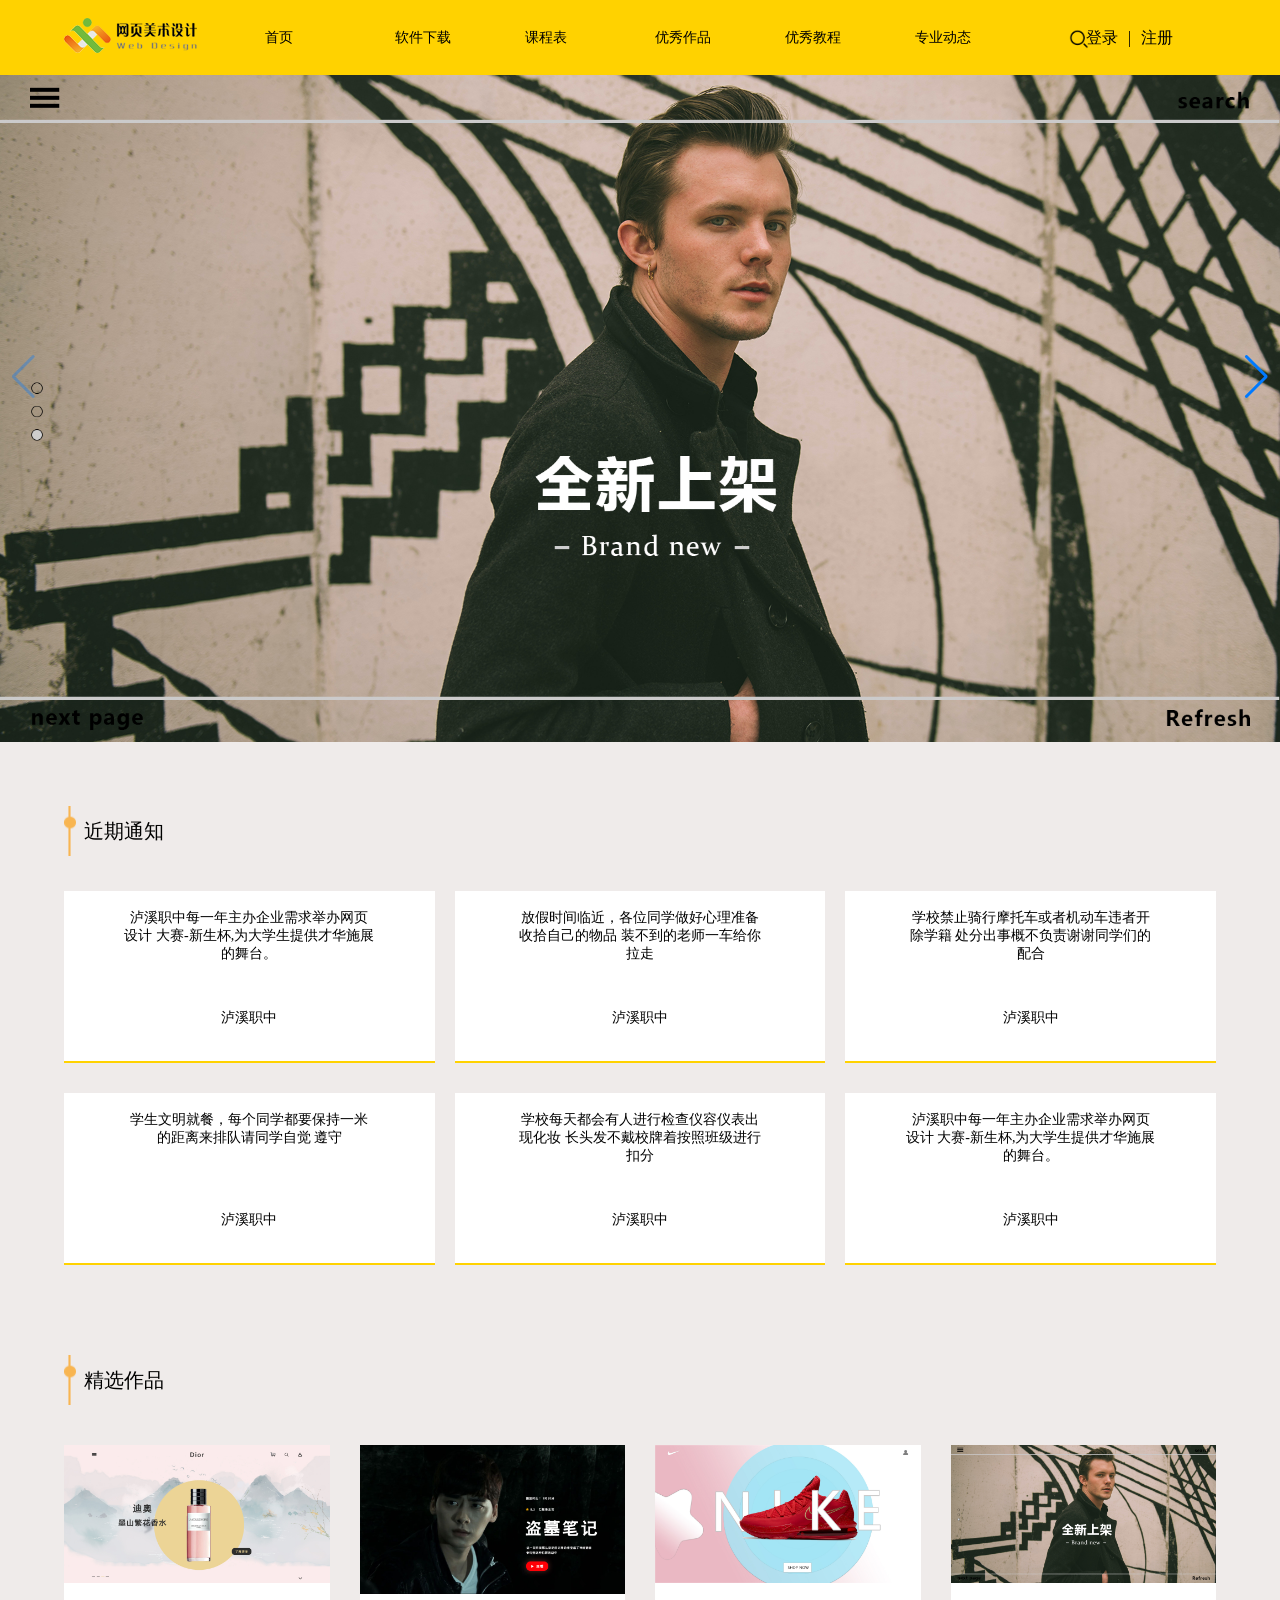
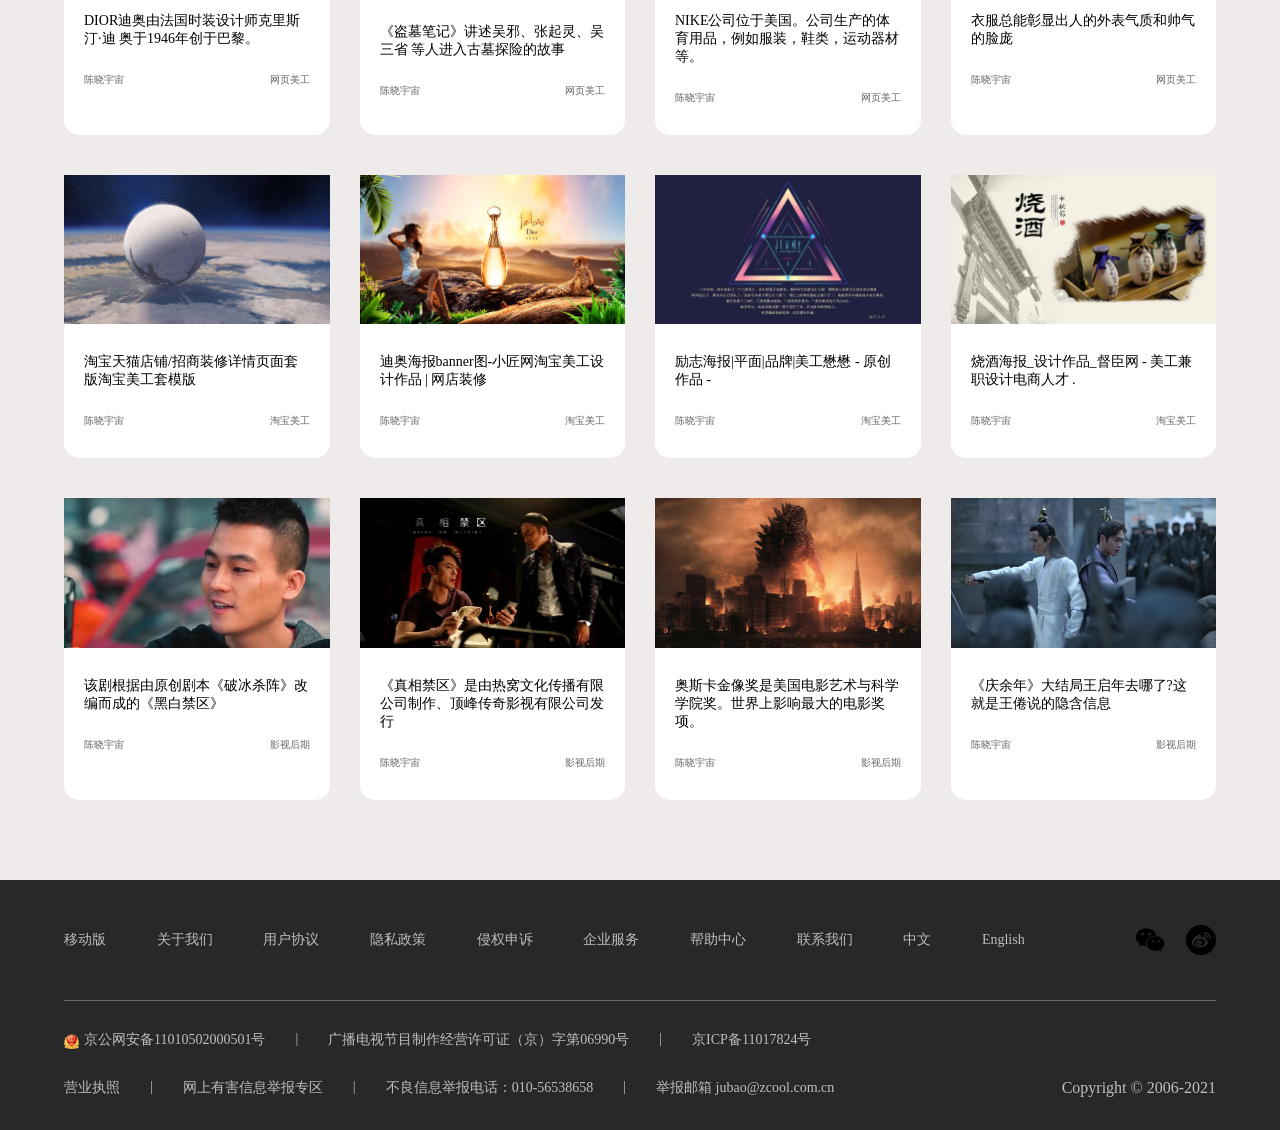
<file: index.html>
<!DOCTYPE html>
<html lang="en">

<head>
  <meta charset="UTF-8">
  <meta name="viewport" content="width=device-width, initial-scale=1.0">
  <title>陈晓宇宙</title>
  <link rel="stylesheet" href="css/index.css">
  <link rel="stylesheet" href="css/swi.css">
</head>

<body>
  <!-- 导航栏 -->
  <nav>
    <header>
      <a href="#" class="logo">
        <img src="img/logo.png" alt="">
      </a>
      <ul class="op">
        <li><a href="./index.html">首页</a></li>
        <li><a href="./下载页面.html">软件下载</a></li>
        <li><a href="课程表.html">课程表</a></li>
        <li class="sige"><a href="优秀作品.html">优秀作品</a>
          <div class="xf">
               <a href="#">网页美工</a>
               <a href="#">淘宝美工</a>
               <a href="#">影视后期</a>
          </div>
        </li>
        <li class="sange"><a href="./优秀教程.html">优秀教程</a>
          <div class="xf">
            <a href="#">网页美工</a>
            <a href="#">淘宝美工</a>
            <a href="#">影视后期</a>
            <a href="#">网页前端</a>
       </div>
        </li>
        <li><a href="专业动态.html">专业动态</a></li>
      </ul>
      <div class="dl">
        <a href="#" class="ss">登录</a>
        <a href="#">|</a>
        <a href="#">注册</a>
      </div>
    </header>
  </nav>
  <!-- 导航栏结束 -->
  <!-- banner -->
  <div class="banner">
    <!-- Swiper -->
    <div class="swiper-container">
      <div class="swiper-wrapper">
        <div class="swiper-slide">
          <img src="img/男装banner.jpg" alt="">
        </div>
        <div class="swiper-slide">
          <img src="img/鞋子3.jpg" alt="">
        </div>
        <div class="swiper-slide">
          <img src="img/香水banner.jpg" alt="">
        </div>
      </div>
      <!-- Add Arrows -->
      <div class="swiper-button-next"></div>
      <div class="swiper-button-prev"></div>
    </div>
  </div>
  <!-- banne结束 -->
  <!-- 近期通知 -->
  <div class="tz">
    <div class="bt">
      <img src="img/椭圆.png" alt="">
      <p>近期通知</p>
    </div>
    <ul class="cc">
      <li><a href="#">
          泸溪职中每一年主办企业需求举办网页设计
           大赛-新生杯,为大学生提供才华施展的舞台。
        </a>泸溪职中</li>
      <li><a href="#">
          放假时间临近，各位同学做好心理准备收拾自己的物品
          装不到的老师一车给你拉走
        </a>泸溪职中</li>
      <li><a href="#">
          学校禁止骑行摩托车或者机动车违者开除学籍
          处分出事概不负责谢谢同学们的配合
        </a>泸溪职中</li>
      <li><a href="#">
        学生文明就餐，每个同学都要保持一米的距离来排队请同学自觉
        遵守
        </a>泸溪职中</li>
      <li><a href="#">
        学校每天都会有人进行检查仪容仪表出现化妆
        长头发不戴校牌着按照班级进行扣分
        </a>泸溪职中</li>
      <li><a href="#">
        泸溪职中每一年主办企业需求举办网页设计
        大赛-新生杯,为大学生提供才华施展的舞台。
        </a>泸溪职中</li>
    </ul>
  </div>
  <!-- 精选作品 -->
  <div class="tz-1">
    <div class="bt">
      <img src="img/椭圆.png" alt="">
      <p>精选作品</p>
    </div>
  </div>
 
  <div class="zp">
    <ul class="zp-1">
       <li>
         <a href="#">
           <img src="img/香水banner.jpg" alt="">
         </a>
         <p>DIOR迪奥由法国时装设计师克里斯汀·迪
          奥于1946年创于巴黎。</p>
        <div class="zz">
            <a href="">陈晓宇宙</a>
            <a href="">网页美工</a>
          </div>
       </li>
       <li>
        <a href="#">
          <img src="img/影视.jpg" alt="">
        </a>
        <p>《盗墓笔记》讲述吴邪、张起灵、吴三省
          等人进入古墓探险的故事</p>
       <div class="zz">
           <a href="">陈晓宇宙</a>
           <a href="">网页美工</a>
         </div>
      </li>
      <li>
        <a href="#">
          <img src="img/鞋子3.jpg" alt="">
        </a>
        <p>NIKE公司位于美国。公司生产的体育用品，例如服装，鞋类，运动器材等。</p>
       <div class="zz">
           <a href="">陈晓宇宙</a>
           <a href="">网页美工</a>
         </div>
      </li>
      <li>
        <a href="#">
          <img src="img/男装banner.jpg" alt="">
        </a>
        <p>衣服总能彰显出人的外表气质和帅气的脸庞</p>
       <div class="zz">
           <a href="">陈晓宇宙</a>
           <a href="">网页美工</a>
         </div>
      </li>
      
    </ul>
  </div>
  <div class="zp">
    <ul class="zp-1">
       <li>
         <a href="#">
           <img src="img/美工-1.jpg" alt="">
         </a>
         <p>淘宝天猫店铺/招商装修详情页面套版淘宝美工套模版</p>
        <div class="zz">
            <a href="">陈晓宇宙</a>
            <a href="">淘宝美工</a>
          </div>
       </li>
       <li>
        <a href="#">
          <img src="img/美工-3.jpg" alt="">
        </a>
        <p>迪奥海报banner图-小匠网淘宝美工设计作品 | 网店装修</p>
       <div class="zz">
           <a href="">陈晓宇宙</a>
           <a href="">淘宝美工</a>
         </div>
      </li>
      <li>
        <a href="#">
          <img src="img/美工-2.jpg" alt="">
        </a>
        <p>励志海报|平面|品牌|美工懋懋 - 原创作品 - </p>
       <div class="zz">
           <a href="">陈晓宇宙</a>
           <a href="">淘宝美工</a>
         </div>
      </li>
      <li>
        <a href="#">
          <img src="img/美工-4.jpg" alt="">
        </a>
        <p>烧酒海报_设计作品_督臣网 - 美工兼职设计电商人才 .</p>
       <div class="zz">
           <a href="">陈晓宇宙</a>
           <a href="">淘宝美工</a>
         </div>
      </li>
      
    </ul>
  </div>
  <div class="zp">
    <ul class="zp-1">
       <li>
         <a href="#">
           <img src="img/书.jpg" alt="">
         </a>
         <p>该剧根据由原创剧本《破冰杀阵》改编而成的《黑白禁区》</p>
        <div class="zz">
            <a href="">陈晓宇宙</a>
            <a href="">影视后期</a>
          </div>
       </li>
       <li>
        <a href="#">
          <img src="img/真相.jpg" alt="">
        </a>
        <p>《真相禁区》是由热窝文化传播有限公司制作、顶峰传奇影视有限公司发行</p>
       <div class="zz">
           <a href="">陈晓宇宙</a>
           <a href="">影视后期</a>
         </div>
      </li>
      <li>
        <a href="#">
          <img src="img/哥斯拉.jpg" alt="">
        </a>
        <p>奥斯卡金像奖是美国电影艺术与科学学院奖。世界上影响最大的电影奖项。</p>
       <div class="zz">
           <a href="">陈晓宇宙</a>
           <a href="">影视后期</a>
         </div>
      </li>
      <li>
        <a href="#">
          <img src="img/庆余年.jpg" alt="">
        </a>
        <p>《庆余年》大结局王启年去哪了?这就是王倦说的隐含信息</p>
       <div class="zz">
           <a href="">陈晓宇宙</a>
           <a href="">影视后期</a>
         </div>
      </li>
      
    </ul>
  </div>
  <!-- 结束 -->
  
  <!-- 尾页 -->
  <div class="end">
    <div class="cxy">
      <div class="sh">
        <a href="#">移动版</a>
        <a href="#">关于我们</a>
        <a href="#">用户协议</a>
        <a href="#">隐私政策</a>
        <a href="#">侵权申诉</a>
        <a href="#">企业服务</a>
        <a href="#">帮助中心</a>
        <a href="#">联系我们</a>
        <a href="#">中文</a>
        <a href="#">English</a>
        <a href="#">
          
        </a>
        <a href="#">
          
        </a>
      </div>
      <div class="sd">
        <ul>
          <li>京公网安备11010502000501号</li>
          <li>|</li>
          <li>广播电视节目制作经营许可证（京）字第06990号</li>
          <li>|</li>
          <li>京ICP备11017824号</li>
        </ul>
        <br>
        <ul>
          <li>营业执照</li>
          <li>|</li>
          <li>网上有害信息举报专区</li>
          <li>|</li>
          <li>不良信息举报电话：010-56538658</li>
          <li>|</li>
          <li>举报邮箱  jubao@zcool.com.cn</li>
        </ul>
        <div class="nf">
          Copyright © 2006-2021 
        </div>
      </div>
    </div>
  </div>
  <button onclick="topFunction()" id="myBtn" title="回顶部">
  <img src="img/返回顶部.png" style="width: 15px; " alt=""></button>
</body>
<script src="js/sw.js"></script>
<script>
  var swiper = new Swiper('.swiper-container', {
    speed: 2000,
    navigation: {
      nextEl: '.swiper-button-next',
      prevEl: '.swiper-button-prev',
    },
  });

     // 当网页向下滑动 20px 出现"返回顶部" 按钮
window.onscroll = function() {scrollFunction()};
 
 function scrollFunction() {console.log(121);
     if (document.body.scrollTop > 1500 || document.documentElement.scrollTop > 2000) {
         document.getElementById("myBtn").style.display = "block";
     } else {
         document.getElementById("myBtn").style.display = "none";
     }
 }
  
 // 点击按钮，返回顶部
 function topFunction() {
     document.body.scrollTop = 0;
     document.documentElement.scrollTop = 0;
 }
</script>

</html>
</file>
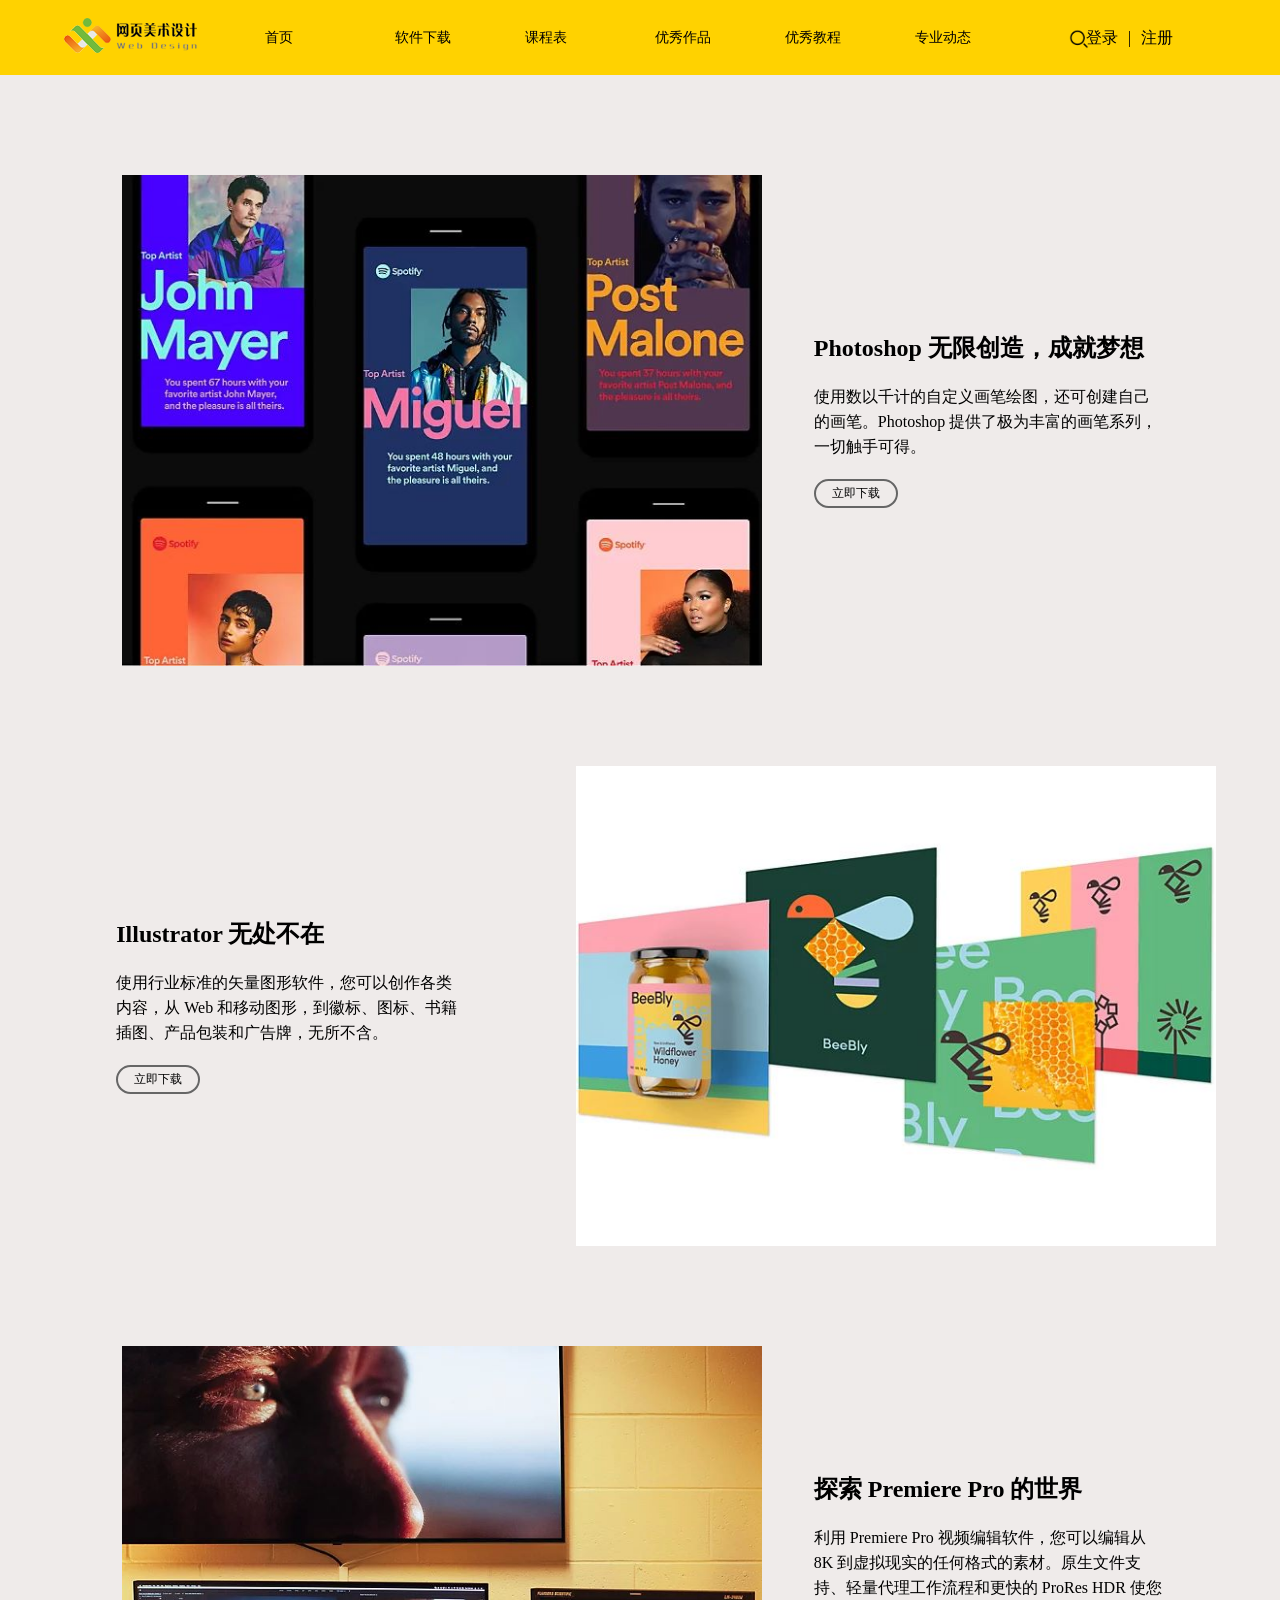
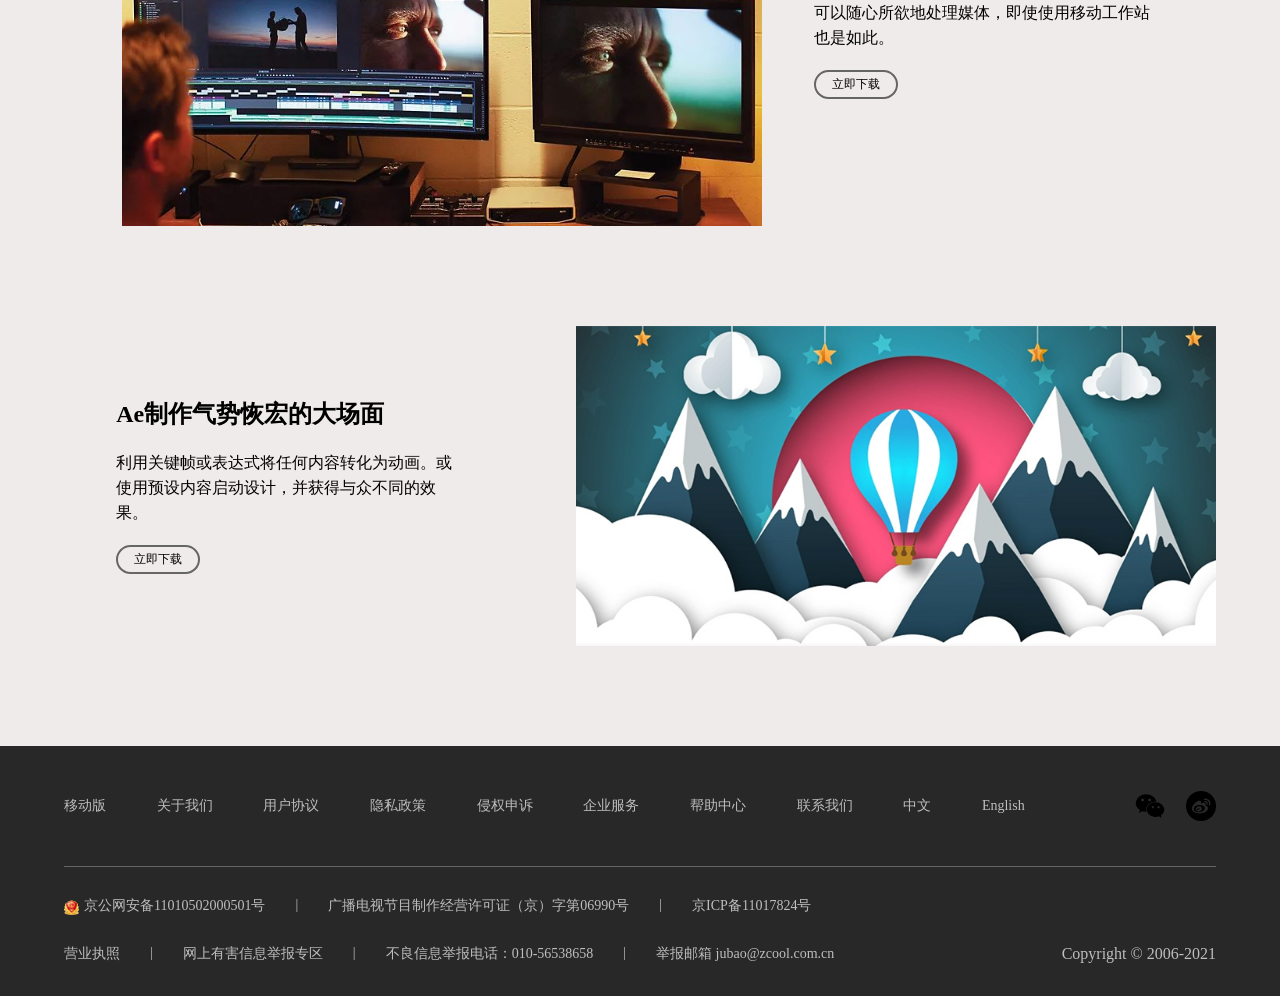
<file: 下载页面.html>
<!DOCTYPE html>
<html lang="en">
<head>
    <meta charset="UTF-8">
    <meta name="viewport" content="width=device-width, initial-scale=1.0">
    <title>软件下载页</title>
    <link rel="stylesheet" href="css/index.css">
    <link rel="stylesheet" href="css/xz.css">
</head>
<body>
     <!-- 导航栏 -->
     <nav>
      <header>
        <a href="#" class="logo">
          <img src="img/logo.png" alt="">
        </a>
        <ul class="op">
          <li><a href="./index.html">首页</a></li>
          <li><a href="./下载页面.html">软件下载</a></li>
          <li><a href="课程表.html">课程表</a></li>
          <li class="sige"><a href="优秀作品.html">优秀作品</a>
            <div class="xf">
                 <a href="#">网页美工</a>
                 <a href="#">淘宝美工</a>
                 <a href="#">影视后期</a>
            </div>
          </li>
          <li class="sange"><a href="./优秀教程.html">优秀教程</a>
            <div class="xf">
              <a href="#">网页美工</a>
              <a href="#">淘宝美工</a>
              <a href="#">影视后期</a>
              <a href="#">网页前端</a>
         </div>
          </li>
          <li><a href="专业动态.html">专业动态</a></li>
        </ul>
        <div class="dl">
          <a href="#" class="ss">登录</a>
          <a href="#">|</a>
          <a href="#">注册</a>
        </div>
      </header>
    </nav>
  <!-- 导航栏结束 -->

  <div class="ps">
      <div class="xz">
          <img src="img/ps.jpg" alt="">
      </div>
      <div class="wa">
          <div class="cv">
          <h2>Photoshop 无限创造，成就梦想</h2>
          <p>使用数以千计的自定义画笔绘图，还可创建自己的画笔。Photoshop 提供了极为丰富的画笔系列，一切触手可得。</p>
          <span class="bt">立即下载</span>
          </div>
      </div>
  </div>  
  <div class="ps">
    <div class="wa">
        <div class="cv">
        <h2>Illustrator 无处不在</h2>
        <p>使用行业标准的矢量图形软件，您可以创作各类内容，从 Web 和移动图形，到徽标、图标、书籍插图、产品包装和广告牌，无所不含。</p>
        <span class="bt">立即下载</span>
        </div>
    </div>
    <div class="xz">
        <img src="img/ai.jpg" alt="">
    </div>
</div>
<div class="ps">
    <div class="xz">
        <img src="img/pr.jpg" alt="">
    </div>
    <div class="wa">
        <div class="cv">
        <h2>探索 Premiere Pro 的世界</h2>
        <p>利用 Premiere Pro 视频编辑软件，您可以编辑从 8K 到虚拟现实的任何格式的素材。原生文件支持、轻量代理工作流程和更快的 ProRes HDR 使您可以随心所欲地处理媒体，即使使用移动工作站也是如此。</p>
        <span class="bt">立即下载</span>
        </div>
    </div>
</div>  
<div class="ps">
  <div class="wa">
      <div class="cv">
      <h2>Ae制作气势恢宏的大场面</h2>
      <p>利用关键帧或表达式将任何内容转化为动画。或使用预设内容启动设计，并获得与众不同的效果。</p>
      <span class="bt">立即下载</span>
      </div>
  </div>
  <div class="xz">
      <img src="img/ae.jpg" alt="">
  </div>
</div>
  <!-- 尾页 -->
  <div class="end">
    <div class="cxy">
      <div class="sh">
        <a href="#">移动版</a>
        <a href="#">关于我们</a>
        <a href="#">用户协议</a>
        <a href="#">隐私政策</a>
        <a href="#">侵权申诉</a>
        <a href="#">企业服务</a>
        <a href="#">帮助中心</a>
        <a href="#">联系我们</a>
        <a href="#">中文</a>
        <a href="#">English</a>
        <a href="#">
          
        </a>
        <a href="#">
          
        </a>
      </div>
      <div class="sd">
        <ul>
          <li>京公网安备11010502000501号</li>
          <li>|</li>
          <li>广播电视节目制作经营许可证（京）字第06990号</li>
          <li>|</li>
          <li>京ICP备11017824号</li>
        </ul>
        <br>
        <ul>
          <li>营业执照</li>
          <li>|</li>
          <li>网上有害信息举报专区</li>
          <li>|</li>
          <li>不良信息举报电话：010-56538658</li>
          <li>|</li>
          <li>举报邮箱  jubao@zcool.com.cn</li>
        </ul>
        <div class="nf">
          Copyright © 2006-2021 
        </div>
      </div>
    </div>
  </div>
</body>
</html>
</file>
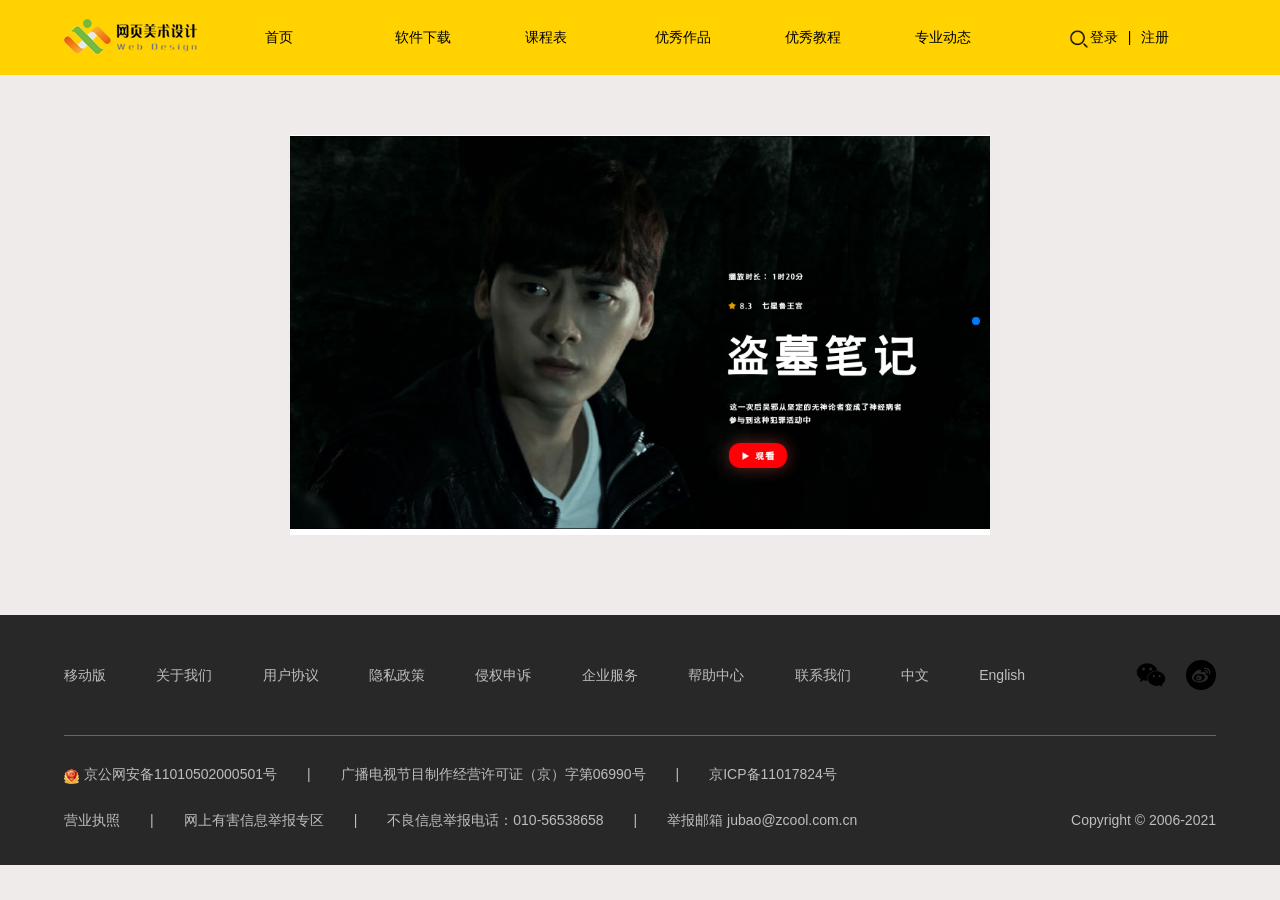
<file: 优秀作品.html>
<!DOCTYPE html>
<html lang="en">
<head>
    <meta charset="UTF-8">
    <meta name="viewport" content="width=device-width, initial-scale=1.0">
    <title>优秀作品</title>
    <link rel="stylesheet" href="css/youxiuzuoping.css">
    <link rel="stylesheet" href="css/swi-2.css">
    <link rel="stylesheet" href="css/index.css">
    <style>
 
      </style>
</head>
<body>
  <nav>
    <header>
      <a href="#" class="logo">
        <img src="img/logo.png" alt="">
      </a>
      <ul class="op">
        <li><a href="./index.html">首页</a></li>
        <li><a href="./下载页面.html">软件下载</a></li>
        <li><a href="课程表.html">课程表</a></li>
        <li class="sige"><a href="优秀作品.html">优秀作品</a>
          <div class="xf">
               <a href="#">网页美工</a>
               <a href="#">淘宝美工</a>
               <a href="#">影视后期</a>
          </div>
        </li>
        <li class="sange"><a href="./优秀教程.html">优秀教程</a>
          <div class="xf">
            <a href="#">网页美工</a>
            <a href="#">淘宝美工</a>
            <a href="#">影视后期</a>
            <a href="#">网页前端</a>
       </div>
        </li>
        <li><a href="专业动态.html">专业动态</a></li>
      </ul>
      <div class="dl">
        <a href="#" class="ss">登录</a>
        <a href="#">|</a>
        <a href="#">注册</a>
      </div>
    </header>
  </nav>
  <!-- Swiper -->
  <div class="swiper-container">
    <div class="swiper-wrapper">
        <div class="swiper-slide"><p>
          <img src="img/影视.jpg" alt="">
        </p></div>
        <div class="swiper-slide"><p>
          <img src="img/lol-1.png" alt="">
        </p></div>
        <div class="swiper-slide"><p>
          <img src="img/法拉利.png" alt="">
        </p></div>
    </div>
    <div class="swiper-pagination"></div> 
</div>
<div class="end">
  <div class="cxy">
    <div class="sh">
      <a href="#">移动版</a>
      <a href="#">关于我们</a>
      <a href="#">用户协议</a>
      <a href="#">隐私政策</a>
      <a href="#">侵权申诉</a>
      <a href="#">企业服务</a>
      <a href="#">帮助中心</a>
      <a href="#">联系我们</a>
      <a href="#">中文</a>
      <a href="#">English</a>
      <a href="#">
        
      </a>
      <a href="#">
        
      </a>
    </div>
    <div class="sd">
      <ul>
        <li>京公网安备11010502000501号</li>
        <li>|</li>
        <li>广播电视节目制作经营许可证（京）字第06990号</li>
        <li>|</li>
        <li>京ICP备11017824号</li>
      </ul>
      <br>
      <ul>
        <li>营业执照</li>
        <li>|</li>
        <li>网上有害信息举报专区</li>
        <li>|</li>
        <li>不良信息举报电话：010-56538658</li>
        <li>|</li>
        <li>举报邮箱  jubao@zcool.com.cn</li>
      </ul>
      <div class="nf">
        Copyright © 2006-2021 
      </div>
    </div>
  </div>
</div>
</body>
<script src="js/pp.js"></script>
<script>
    var swiper = new Swiper('.swiper-container',{
		direction : 'vertical',
		followFinger : false,
		speed:800,
		mousewheel: true,
		pagination : {
			el:'.swiper-pagination',
		},
		on:{
			init:function(swiper){
		        slide=this.slides.eq(0);
			    slide.addClass('ani-slide');
		    },
			transitionStart: function(){
			    for(i=0;i<this.slides.length;i++){
			    	slide=this.slides.eq(i);
			        slide.removeClass('ani-slide');
				}
		    },
			transitionEnd: function(){
				slide=this.slides.eq(this.activeIndex);
			    slide.addClass('ani-slide');
				
		    },
		}
    });
</script>
</html>
</file>
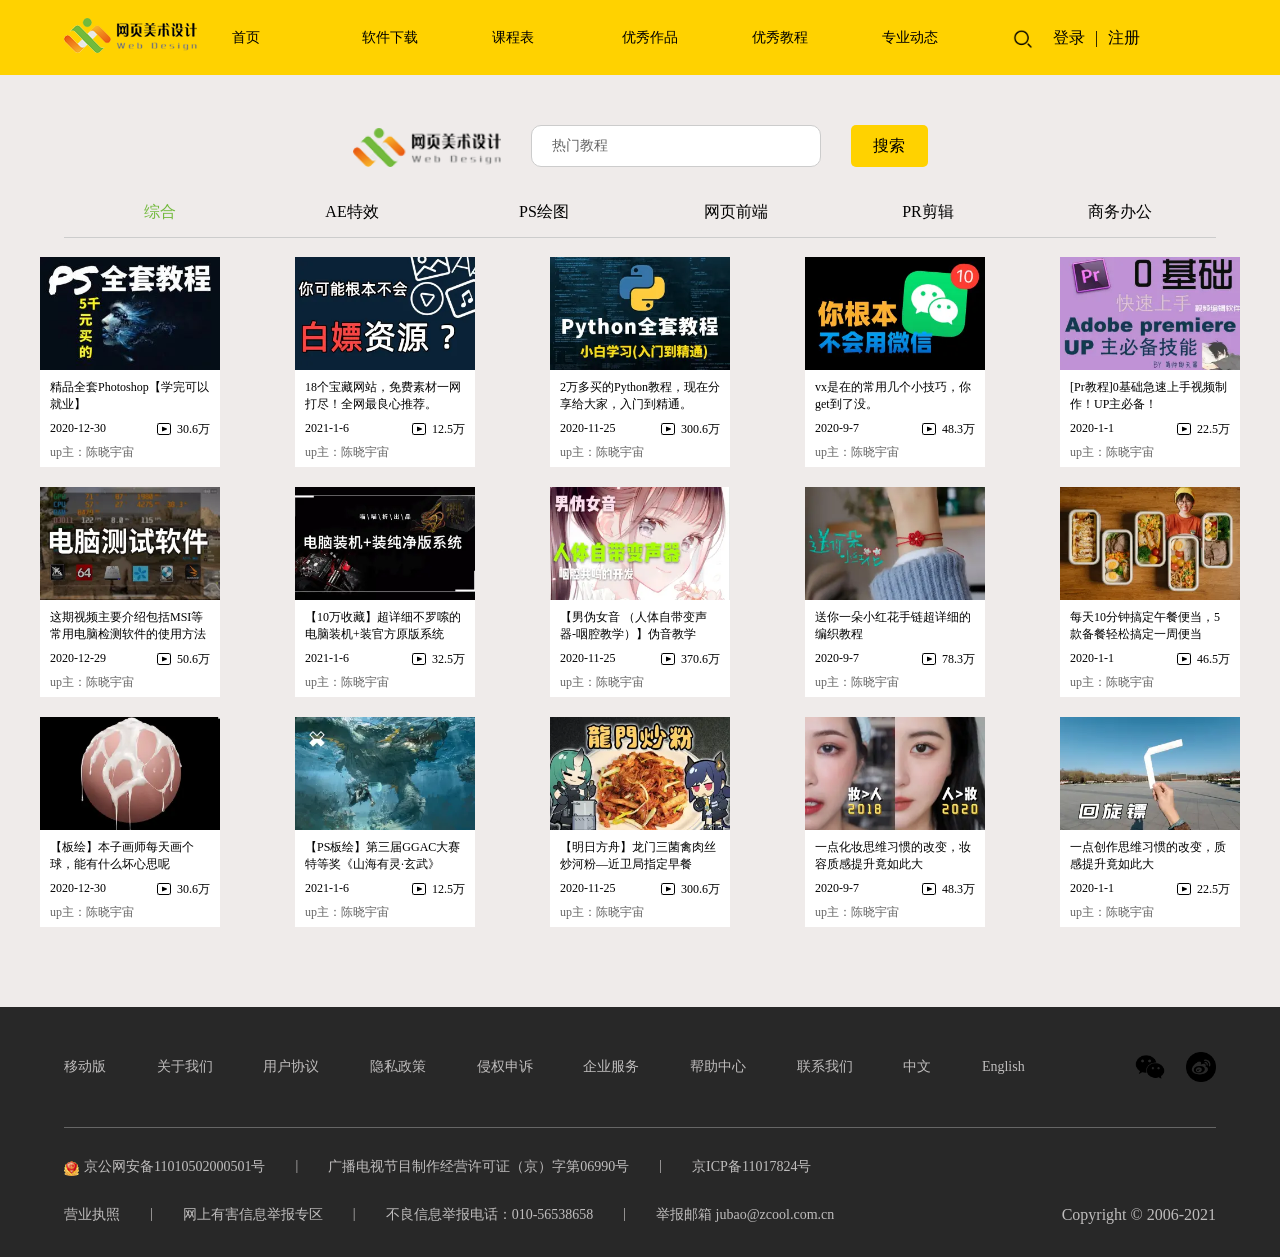
<file: 优秀教程.html>
<!DOCTYPE html>
<html lang="zn">
<head>
    <meta charset="UTF-8">
    <meta name="viewport" content="width=device-width, initial-scale=1.0">
    <title>优秀教程</title>
    <link rel="stylesheet" href="css/index.css">
     <link rel="stylesheet" href="css/jiaocheng.css">
</head>
<body>
  <nav>
    <header>
      <a href="#" class="logo">
        <img src="img/logo.png" alt="">
      </a>
      <ul class="op">
        <li><a href="./index.html">首页</a></li>
        <li><a href="./下载页面.html">软件下载</a></li>
        <li><a href="课程表.html">课程表</a></li>
        <li class="sige"><a href="优秀作品.html">优秀作品</a>
          <div class="xf">
               <a href="#">网页美工</a>
               <a href="#">淘宝美工</a>
               <a href="#">影视后期</a>
          </div>
        </li>
        <li class="sange"><a href="./优秀教程.html">优秀教程</a>
          <div class="xf">
            <a href="#">网页美工</a>
            <a href="#">淘宝美工</a>
            <a href="#">影视后期</a>
            <a href="#">网页前端</a>
       </div>
        </li>
        <li><a href="专业动态.html">专业动态</a></li>
      </ul>
      <div class="dl">
        <a href="#" class="ss">登录</a>
        <a href="#">|</a>
        <a href="#">注册</a>
      </div>
    </header>
  </nav>
      <!-- 搜索模块 -->
      <div class="sc">
          <div class="hh">
              <img src="img/logo.png" alt="">
                  <input type="seachr" value="热门教程" class="kuang">
                  <span>搜索</span>
          </div>
          <div class="dl">
              <ul class="dh-1">
                  <li><a href="#" style="color: #73BA3D;">综合</a></li>
                  <li><a href="#">AE特效</a></li>
                  <li><a href="#">PS绘图</a></li>
                  <li><a href="#">网页前端</a></li>
                  <li><a href="#">PR剪辑</a></li>
                  <li><a href="#">商务办公</a></li>
              </ul>
          </div>
      </div>
       <!-- 搜索模块  end-->
       <div class="sp">
           <ul class="bk">
               <li>
                   <img src="img/psjc.jpg" alt="">
                   <div class="xz">
                    <p>精品全套Photoshop【学完可以就业】</p>
                    <span class="mm">30.6万</span>
                    <span>2020-12-30</span>
                    <span> <a href="#">up主：陈晓宇宙</a></span>
                   </div>
                  
               </li>
               <li>
                   <img src="img/zy.jpg" alt="">
                   <div class="xz">
                    <p> 18个宝藏网站，免费素材一网打尽！全网最良心推荐。</p>
                    <span class="mm">12.5万</span>
                    <span>2021-1-6</span>
                    <span> <a href="#">up主：陈晓宇宙</a></span>
                   </div>
               </li>
               <li>
                   <img src="img/python.jpg" alt="">
                   <div class="xz">
                    <p> 2万多买的Python教程，现在分享给大家，入门到精通。</p>
                    <span class="mm">300.6万</span>
                    <span>2020-11-25</span>
                    <span> <a href="#">up主：陈晓宇宙</a></span>
                   </div>
                
               
               </li>
               <li>
                   <img src="img/wx.jpg" alt="">
                   <div class="xz">
                    <p>vx是在的常用几个小技巧，你get到了没。</p>
                    <span class="mm">48.3万</span>
                    <span>2020-9-7</span>
                    <span> <a href="#">up主：陈晓宇宙</a></span>
                   </div>
               </li>
               <li>
                <img src="img/prjc.jpg" alt="">
                <div class="xz">
                    <p>[Pr教程]0基础急速上手视频制作！UP主必备！</p>
                    <span class="mm">22.5万</span>
                    <span>2020-1-1</span>
                    <span> <a href="#">up主：陈晓宇宙</a></span>
                   </div>
            </li>
           </ul>
           <ul class="bk">
            <li>
                <img src="img/电脑测试软件.jpg" alt="">
                <div class="xz">
                 <p>这期视频主要介绍包括MSI等常用电脑检测软件的使用方法</p>
                 <span class="mm">50.6万</span>
                 <span>2020-12-29</span>
                 <span> <a href="#">up主：陈晓宇宙</a></span>
                </div>
               
            </li>
            <li>
                <img src="img/电脑装机.jpg" alt="">
                <div class="xz">
                 <p>【10万收藏】超详细不罗嗦的电脑装机+装官方原版系统</p>
                 <span class="mm">32.5万</span>
                 <span>2021-1-6</span>
                 <span> <a href="#">up主：陈晓宇宙</a></span>
                </div>
            </li>
            <li>
                <img src="img/男伪女音.jpg" alt="">
                <div class="xz">
                 <p>【男伪女音  （人体自带变声器-咽腔教学）】伪音教学</p>
                 <span class="mm">370.6万</span>
                 <span>2020-11-25</span>
                 <span> <a href="#">up主：陈晓宇宙</a></span>
                </div>
             
            
            </li>
            <li>
                <img src="img/送你一朵小红花.jpg" alt="">
                <div class="xz">
                 <p>送你一朵小红花手链超详细的编织教程</p>
                 <span class="mm">78.3万</span>
                 <span>2020-9-7</span>
                 <span> <a href="#">up主：陈晓宇宙</a></span>
                </div>
            </li>
            <li>
             <img src="img/食物.jpg" alt="">
             <div class="xz">
                 <p>每天10分钟搞定午餐便当，5款备餐轻松搞定一周便当</p>
                 <span class="mm">46.5万</span>
                 <span>2020-1-1</span>
                 <span> <a href="#">up主：陈晓宇宙</a></span>
                </div>
         </li>
        </ul>
        <ul class="bk">
            <li>
                <img src="img/鸡蛋.jpg" alt="">
                <div class="xz">
                 <p>【板绘】本子画师每天画个球，能有什么坏心思呢</p>
                 <span class="mm">30.6万</span>
                 <span>2020-12-30</span>
                 <span> <a href="#">up主：陈晓宇宙</a></span>
                </div>
               
            </li>
            <li>
                <img src="img/pscc.jpg" alt="">
                <div class="xz">
                 <p>【PS板绘】第三届GGAC大赛特等奖《山海有灵·玄武》</p>
                 <span class="mm">12.5万</span>
                 <span>2021-1-6</span>
                 <span> <a href="#">up主：陈晓宇宙</a></span>
                </div>
            </li>
            <li>
                <img src="img/炒粉.jpg" alt="">
                <div class="xz">
                 <p>【明日方舟】龙门三菌禽肉丝炒河粉—近卫局指定早餐</p>
                 <span class="mm">300.6万</span>
                 <span>2020-11-25</span>
                 <span> <a href="#">up主：陈晓宇宙</a></span>
                </div>
             
            
            </li>
            <li>
                <img src="img/化妆.jpg" alt="">
                <div class="xz">
                 <p>一点化妆思维习惯的改变，妆容质感提升竟如此大</p>
                 <span class="mm">48.3万</span>
                 <span>2020-9-7</span>
                 <span> <a href="#">up主：陈晓宇宙</a></span>
                </div>
            </li>
            <li>
             <img src="img/回旋镖.jpg" alt="">
             <div class="xz">
                 <p>一点创作思维习惯的改变，质感提升竟如此大</p>
                 <span class="mm">22.5万</span>
                 <span>2020-1-1</span>
                 <span> <a href="#">up主：陈晓宇宙</a></span>
                </div>
         </li>
        </ul>
       </div>
       <div class="end">
        <div class="cxy">
          <div class="sh">
            <a href="#">移动版</a>
            <a href="#">关于我们</a>
            <a href="#">用户协议</a>
            <a href="#">隐私政策</a>
            <a href="#">侵权申诉</a>
            <a href="#">企业服务</a>
            <a href="#">帮助中心</a>
            <a href="#">联系我们</a>
            <a href="#">中文</a>
            <a href="#">English</a>
            <a href="#">
              
            </a>
            <a href="#">
              
            </a>
          </div>
          <div class="sd">
            <ul>
              <li>京公网安备11010502000501号</li>
              <li>|</li>
              <li>广播电视节目制作经营许可证（京）字第06990号</li>
              <li>|</li>
              <li>京ICP备11017824号</li>
            </ul>
            <br>
            <ul>
              <li>营业执照</li>
              <li>|</li>
              <li>网上有害信息举报专区</li>
              <li>|</li>
              <li>不良信息举报电话：010-56538658</li>
              <li>|</li>
              <li>举报邮箱  jubao@zcool.com.cn</li>
            </ul>
            <div class="nf">
              Copyright © 2006-2021 
            </div>
          </div>
        </div>
      </div>
</body>
</html>
</file>
<file: css/index.css>
*{
    margin: 0;
    padding: 0;
}
a{
    text-decoration: none;
}
ul{
    list-style: none;
}
body{
    background-color: #efebea;
}
nav{
    width: 100%;
    height: 75px;
    background-color:#ffd200;
    
}
header{
    width: 90%;
    display: flex;
    justify-content: space-between;
    align-items: center;
    height: 75px;
    margin: 0 auto;
}
header ul{
    display: flex;
    justify-content: center;
    align-items: center;
}
header ul li{
    width: 130px;
}
header ul li a{
    margin: 0 35px;
    font-size: 14px;
    color: #000;
}
.dl{
    position: relative;
    display: flex;
    width: 15%;
    height: 75px;
    line-height: 75px;
    justify-content: center;
}
.dl a{
    margin:0 5px;
    color: #000;
}
.ss::before{
    position: absolute;
    display: block;
    left: 15%;
    top: 38%;
    content: '';
    width: 20px;
    height: 20px;
    background: url(../img/搜索.png) no-repeat;
    background-size: 20px;
    margin-right: 0px;
}
/* 导航栏 end */
/* .banner{
    width: 100%;
    margin: 0 auto;
} */
.swiper-slide img{
    width: 100%;
}
.op{
    position: relative;
}
.xf{
    width: 90px;
    position: absolute;
    background-color: #fff;
    z-index: 999;
    margin-left: 35px;
    /* border: 1px solid #ffd200; */
    box-sizing: border-box;
    display: none;
    transition: 0.6s;
    padding-top: 10px;
    border-radius: 5px;
}
.op .sige:hover .xf{
    display: block;
}
.op .sange:hover .xf{
    display: block;
}

.xf a{
    display: block;
    margin: 0;
    height: 35px;
    line-height: 35px;
}
.xf a:hover{
    transition: 0.6s;
    background-color: #ffd200;
}
/* banner end */
/* 通知 */
.tz{
    margin:  0 auto;
    margin-top: 60px;
    width: 90%;
    font-size: 14px;
}
.bt{
    display: flex;
    height: 50px;
    line-height: 50px;
}
.bt p{
    font-size: 20px;
    font-weight: 400;
    margin: 0 0 0 8px;
}
.h{
    width: 20%;
    height: 20%;
}
.cc{
    display: flex;
    flex-wrap: wrap;
    justify-content:space-between;
    margin-top: 35px;
}
.cc li{
    flex: 30%;
    background-color: #fff;
    height: 170px;
    margin-bottom: 30px;
    text-align: center;
    border-bottom:2px solid #ffd200;
}
.cc li:nth-child(2){
    margin: 0 20px;
}
.cc li:nth-child(5){
    margin: 0 20px;
}
.cc li:hover{
    flex: 30%;
    height: 150px;
    background-color: #ccc;
    transition: 0.6s;
    border-bottom:1px solid #000;
    
}
.cc li a{
    display: block;
    width: 250px;
    height: 100px;
    justify-content: center;
    margin-left: 50%;
    transform: translateX(-50%);
    margin-top: 5%;
    color: #000;
}
.tz-1{
    margin:  0 auto;
    margin-top: 60px;
    width: 90%;
    font-size: 14px;
}
.xx{
    display: flex;
    width: 90%;
    margin: 0 auto;
    /* background-color: lightpink; */
    justify-content: space-between;
    margin-top: 30px;
    flex-wrap: wrap;
}
.xx a{
    width: 23%;
    height: 300px;
    margin:  0 15px;
    background-color: #fff;
    border-radius: 15px;
    display: flex;
    flex-direction: column;
}
.xx a:nth-child(1){
     margin-left: 0;
}
.xx a:nth-child(4){
     margin-right: 0;
}
.hb{
   
    /* display: block; */
    width: 100%;
    height: 55%;
    background: url(../img/香水banner.jpg) no-repeat  0px 0px;
    background-size: 450px;
    background-size: cover;
}

/* .lk{
    /* min-width: 266px; */
.hd{
    flex: 1;
    padding: 25px 20px;
    font-size: 14px;
    color: #000;
}
.hd ul li{
    float: left;
    margin-top: 30px;
    font-size: 12px;
    color: #666;
}
.hd ul li:nth-child(2){
    float: right;
}


.zp{
    width: 90%;
    /* height: 500px; */
    margin: 0 auto;
    margin-top: 40px;
}
.zp-1{
    display: flex;
    flex-wrap: wrap;
}
.zp-1 li{
    flex: 1;
    margin: 0 15px;
    border-radius: 15px;
    background-color: #fff;
    padding-bottom: 20px;
    transform: translateX(-50%,-50%);
}
.zp-1 li img{
    width: 100%;
    /* height: 60%; */
    background-size: cover;
}
.zp-1 li:hover{
    transform: translate(0%,-3%);
    transition: 0.5s;
}
.zp-1 li:nth-child(1){
    margin-left: 0;
}
.zp-1 li:nth-child(4){
    margin-right: 0;
}
.zp-1 li a img{
    width: 100%;
}
.zp-1 li p{
    font-size: 14px;
    margin: 25px 20px;
}
.zz{
    display: flex;
    margin: 10px 20px;
    padding-bottom: 20px;
    justify-content: space-between;
    padding: 0;
}
.zz a{
    font-size: 10px;
    color: #666;
}

.end{
    width: 100%;
    margin: 0 auto;
    height: 250px;
    background-color: #282828;
    margin-top: 80px;
}
.cxy{
    display: flex;
    width: 90%;
    /* background-color: pink; */
    height: 250px;
    margin: 0 auto;
    flex-direction: column;
}
.sd{
    flex: 1;
}
.sh{
    display: flex;
    height: 120px;
    line-height: 120px;
    border-bottom: 1px solid #666 ;
    justify-content: space-between;
}
.sh a{
    font-size: 14px;
    color: #bfbdbd;
}
.sh a:nth-child(11){
    width: 30px;
    height: 30px;
    background: url(../img/微信.png) no-repeat;
    background-size: 30px;
    margin: auto 60px;
    margin-right: -30px;
}
.sh a:nth-child(12){
    width: 30px;
    height: 30px;
    background: url(../img/微博.png) no-repeat;
    background-size: 30px;
    margin: auto 0;
}
.sd ul:nth-child(1) li:nth-child(1)::before{
    float: left;
    display: block;
    content: '';
    width: 20px;
    height: 20px;
    background: url(../img/gswj.png)no-repeat 0px 3px;
}
.sd ul{
    margin: 30px 0;
}
.sd ul li{
    float: left;
    margin: auto 15px;
    font-size: 14px;
    color: #bfbdbd;
}
.sd ul li:nth-child(1){
    margin-left: 0;
}
.nf{
    float: right;
    color: #bfbdbd;
}
#myBtn {
    display: none; /* 默认隐藏 */
    position: fixed; 
    bottom: 20px; 
    right: 30px; 
    z-index: 99; 
    border: none;
    outline: none; 
    background-color: red; /* 设置背景颜色，你可以设置自己想要的颜色或图片 */
    color: white; /* 文本颜色 */
    cursor: pointer; 
    padding: 15px; 
    border-radius: 10px; /* 圆角 */
}
 
#myBtn:hover {
    background-color: #fff; 
}
</file>
<file: css/swi.css>
/**
 * Swiper 5.4.5
 * Most modern mobile touch slider and framework with hardware accelerated transitions
 * http://swiperjs.com
 *
 * Copyright 2014-2020 Vladimir Kharlampidi
 *
 * Released under the MIT License
 *
 * Released on: June 16, 2020
 */

@font-face {
    font-family: swiper-icons;
    src: url("data:application/font-woff;charset=utf-8;base64, [base64]//wADZ2x5ZgAAAywAAADMAAAD2MHtryVoZWFkAAABbAAAADAAAAA2E2+eoWhoZWEAAAGcAAAAHwAAACQC9gDzaG10eAAAAigAAAAZAAAArgJkABFsb2NhAAAC0AAAAFoAAABaFQAUGG1heHAAAAG8AAAAHwAAACAAcABAbmFtZQAAA/gAAAE5AAACXvFdBwlwb3N0AAAFNAAAAGIAAACE5s74hXjaY2BkYGAAYpf5Hu/j+W2+MnAzMYDAzaX6QjD6/4//Bxj5GA8AuRwMYGkAPywL13jaY2BkYGA88P8Agx4j+/8fQDYfA1AEBWgDAIB2BOoAeNpjYGRgYNBh4GdgYgABEMnIABJzYNADCQAACWgAsQB42mNgYfzCOIGBlYGB0YcxjYGBwR1Kf2WQZGhhYGBiYGVmgAFGBiQQkOaawtDAoMBQxXjg/wEGPcYDDA4wNUA2CCgwsAAAO4EL6gAAeNpj2M0gyAACqxgGNWBkZ2D4/wMA+xkDdgAAAHjaY2BgYGaAYBkGRgYQiAHyGMF8FgYHIM3DwMHABGQrMOgyWDLEM1T9/w8UBfEMgLzE////P/5//f/V/xv+r4eaAAeMbAxwIUYmIMHEgKYAYjUcsDAwsLKxc3BycfPw8jEQA/[base64]/uznmfPFBNODM2K7MTQ45YEAZqGP81AmGGcF3iPqOop0r1SPTaTbVkfUe4HXj97wYE+yNwWYxwWu4v1ugWHgo3S1XdZEVqWM7ET0cfnLGxWfkgR42o2PvWrDMBSFj/IHLaF0zKjRgdiVMwScNRAoWUoH78Y2icB/yIY09An6AH2Bdu/UB+yxopYshQiEvnvu0dURgDt8QeC8PDw7Fpji3fEA4z/PEJ6YOB5hKh4dj3EvXhxPqH/SKUY3rJ7srZ4FZnh1PMAtPhwP6fl2PMJMPDgeQ4rY8YT6Gzao0eAEA409DuggmTnFnOcSCiEiLMgxCiTI6Cq5DZUd3Qmp10vO0LaLTd2cjN4fOumlc7lUYbSQcZFkutRG7g6JKZKy0RmdLY680CDnEJ+UMkpFFe1RN7nxdVpXrC4aTtnaurOnYercZg2YVmLN/d/gczfEimrE/fs/bOuq29Zmn8tloORaXgZgGa78yO9/cnXm2BpaGvq25Dv9S4E9+5SIc9PqupJKhYFSSl47+Qcr1mYNAAAAeNptw0cKwkAAAMDZJA8Q7OUJvkLsPfZ6zFVERPy8qHh2YER+3i/BP83vIBLLySsoKimrqKqpa2hp6+jq6RsYGhmbmJqZSy0sraxtbO3sHRydnEMU4uR6yx7JJXveP7WrDycAAAAAAAH//wACeNpjYGRgYOABYhkgZgJCZgZNBkYGLQZtIJsFLMYAAAw3ALgAeNolizEKgDAQBCchRbC2sFER0YD6qVQiBCv/H9ezGI6Z5XBAw8CBK/m5iQQVauVbXLnOrMZv2oLdKFa8Pjuru2hJzGabmOSLzNMzvutpB3N42mNgZGBg4GKQYzBhYMxJLMlj4GBgAYow/P/PAJJhLM6sSoWKfWCAAwDAjgbRAAB42mNgYGBkAIIbCZo5IPrmUn0hGA0AO8EFTQAA") format("woff");
    font-weight: 400;
    font-style: normal
}

:root {
    --swiper-theme-color: #007aff
}

.swiper-container {
    margin-left: auto;
    margin-right: auto;
    position: relative;
    overflow: hidden;
    list-style: none;
    padding: 0;
    z-index: 1
}

.swiper-container-vertical>.swiper-wrapper {
    flex-direction: column
}

.swiper-wrapper {
    position: relative;
    width: 100%;
    height: 100%;
    z-index: 1;
    display: flex;
    transition-property: transform;
    box-sizing: content-box
}

.swiper-container-android .swiper-slide,
.swiper-wrapper {
    transform: translate3d(0px, 0, 0)
}

.swiper-wrapper .swiper-container-multirow>.swiper-wrapper {
    flex-wrap: wrap
}

.swiper-container-multirow-column>.swiper-wrapper {
    flex-wrap: wrap;
    flex-direction: column
}

.swiper-container-free-mode>.swiper-wrapper {
    transition-timing-function: ease-out;
    margin: 0 auto
}

.swiper-slide {
    flex-shrink: 0;
    width: 100%;
    height: 100%;
    position: relative;
    transition-property: transform
}

.swiper-slide-invisible-blank {
    visibility: hidden
}

.swiper-container-autoheight,
.swiper-container-autoheight .swiper-slide {
    height: auto
}

.swiper-container-autoheight .swiper-wrapper {
    align-items: flex-start;
    transition-property: transform, height
}

.swiper-container-3d {
    perspective: 1200px
}

.swiper-container-3d .swiper-cube-shadow,
.swiper-container-3d .swiper-slide,
.swiper-container-3d .swiper-slide-shadow-bottom,
.swiper-container-3d .swiper-slide-shadow-left,
.swiper-container-3d .swiper-slide-shadow-right,
.swiper-container-3d .swiper-slide-shadow-top,
.swiper-container-3d .swiper-wrapper {
    transform-style: preserve-3d
}

.swiper-container-3d .swiper-slide-shadow-bottom,
.swiper-container-3d .swiper-slide-shadow-left,
.swiper-container-3d .swiper-slide-shadow-right,
.swiper-container-3d .swiper-slide-shadow-top {
    position: absolute;
    left: 0;
    top: 0;
    width: 100%;
    height: 100%;
    pointer-events: none;
    z-index: 10
}

.swiper-container-3d .swiper-slide-shadow-left {
    background-image: linear-gradient(to left, rgba(0, 0, 0, .5), rgba(0, 0, 0, 0))
}

.swiper-container-3d .swiper-slide-shadow-right {
    background-image: linear-gradient(to right, rgba(0, 0, 0, .5), rgba(0, 0, 0, 0))
}

.swiper-container-3d .swiper-slide-shadow-top {
    background-image: linear-gradient(to top, rgba(0, 0, 0, .5), rgba(0, 0, 0, 0))
}

.swiper-container-3d .swiper-slide-shadow-bottom {
    background-image: linear-gradient(to bottom, rgba(0, 0, 0, .5), rgba(0, 0, 0, 0))
}

.swiper-container-css-mode>.swiper-wrapper {
    overflow: auto;
    scrollbar-width: none;
    -ms-overflow-style: none
}

.swiper-container-css-mode>.swiper-wrapper::-webkit-scrollbar {
    display: none
}

.swiper-container-css-mode>.swiper-wrapper>.swiper-slide {
    scroll-snap-align: start start
}

.swiper-container-horizontal.swiper-container-css-mode>.swiper-wrapper {
    scroll-snap-type: x mandatory
}

.swiper-container-vertical.swiper-container-css-mode>.swiper-wrapper {
    scroll-snap-type: y mandatory
}

:root {
    --swiper-navigation-size: 44px
}

.swiper-button-next,
.swiper-button-prev {
    position: absolute;
    top: 45%;
    width: calc(var(--swiper-navigation-size)/ 44 * 27);
    height: var(--swiper-navigation-size);
    margin-top: calc(-1 * var(--swiper-navigation-size)/ 2);
    z-index: 10;
    cursor: pointer;
    display: flex;
    align-items: center;
    justify-content: center;
    color: var(--swiper-navigation-color, var(--swiper-theme-color))
}

.swiper-button-next.swiper-button-disabled,
.swiper-button-prev.swiper-button-disabled {
    opacity: .35;
    cursor: auto;
    pointer-events: none
}

.swiper-button-next:after,
.swiper-button-prev:after {
    font-family: swiper-icons;
    font-size: var(--swiper-navigation-size);
    text-transform: none!important;
    letter-spacing: 0;
    text-transform: none;
    font-variant: initial;
    line-height: 1
}

.swiper-button-prev,
.swiper-container-rtl .swiper-button-next {
    left: 10px;
    right: auto
}

.swiper-button-prev:after,
.swiper-container-rtl .swiper-button-next:after {
    content: 'prev'
}

.swiper-button-next,
.swiper-container-rtl .swiper-button-prev {
    right: 10px;
    left: auto
}

.swiper-button-next:after,
.swiper-container-rtl .swiper-button-prev:after {
    content: 'next'
}

.swiper-button-next.swiper-button-white,
.swiper-button-prev.swiper-button-white {
    --swiper-navigation-color: #ffffff
}

.swiper-button-next.swiper-button-black,
.swiper-button-prev.swiper-button-black {
    --swiper-navigation-color: #000000
}

.swiper-button-lock {
    display: none
}

.swiper-pagination {
    position: absolute;
    text-align: center;
    transition: .3s opacity;
    transform: translate3d(0, 0, 0);
    z-index: 10
}

.swiper-pagination.swiper-pagination-hidden {
    opacity: 0
}

.swiper-container-horizontal>.swiper-pagination-bullets,
.swiper-pagination-custom,
.swiper-pagination-fraction {
    bottom: 10px;
    left: 0;
    width: 100%
}

.swiper-pagination-bullets-dynamic {
    overflow: hidden;
    font-size: 0
}

.swiper-pagination-bullets-dynamic .swiper-pagination-bullet {
    transform: scale(.33);
    position: relative
}

.swiper-pagination-bullets-dynamic .swiper-pagination-bullet-active {
    transform: scale(1)
}

.swiper-pagination-bullets-dynamic .swiper-pagination-bullet-active-main {
    transform: scale(1)
}

.swiper-pagination-bullets-dynamic .swiper-pagination-bullet-active-prev {
    transform: scale(.66)
}

.swiper-pagination-bullets-dynamic .swiper-pagination-bullet-active-prev-prev {
    transform: scale(.33)
}

.swiper-pagination-bullets-dynamic .swiper-pagination-bullet-active-next {
    transform: scale(.66)
}

.swiper-pagination-bullets-dynamic .swiper-pagination-bullet-active-next-next {
    transform: scale(.33)
}

.swiper-pagination-bullet {
    width: 8px;
    height: 8px;
    display: inline-block;
    border-radius: 100%;
    background: #000;
    opacity: .2
}

button.swiper-pagination-bullet {
    border: none;
    margin: 0;
    padding: 0;
    box-shadow: none;
    -webkit-appearance: none;
    -moz-appearance: none;
    appearance: none
}

.swiper-pagination-clickable .swiper-pagination-bullet {
    cursor: pointer
}

.swiper-pagination-bullet-active {
    opacity: 1;
    background: var(--swiper-pagination-color, var(--swiper-theme-color))
}

.swiper-container-vertical>.swiper-pagination-bullets {
    right: 10px;
    top: 50%;
    transform: translate3d(0px, -50%, 0)
}

.swiper-container-vertical>.swiper-pagination-bullets .swiper-pagination-bullet {
    margin: 6px 0;
    display: block
}

.swiper-container-vertical>.swiper-pagination-bullets.swiper-pagination-bullets-dynamic {
    top: 50%;
    transform: translateY(-50%);
    width: 8px
}

.swiper-container-vertical>.swiper-pagination-bullets.swiper-pagination-bullets-dynamic .swiper-pagination-bullet {
    display: inline-block;
    transition: .2s transform, .2s top
}

.swiper-container-horizontal>.swiper-pagination-bullets .swiper-pagination-bullet {
    margin: 0 4px
}

.swiper-container-horizontal>.swiper-pagination-bullets.swiper-pagination-bullets-dynamic {
    left: 50%;
    transform: translateX(-50%);
    white-space: nowrap
}

.swiper-container-horizontal>.swiper-pagination-bullets.swiper-pagination-bullets-dynamic .swiper-pagination-bullet {
    transition: .2s transform, .2s left
}

.swiper-container-horizontal.swiper-container-rtl>.swiper-pagination-bullets-dynamic .swiper-pagination-bullet {
    transition: .2s transform, .2s right
}

.swiper-pagination-progressbar {
    background: rgba(0, 0, 0, .25);
    position: absolute
}

.swiper-pagination-progressbar .swiper-pagination-progressbar-fill {
    background: var(--swiper-pagination-color, var(--swiper-theme-color));
    position: absolute;
    left: 0;
    top: 0;
    width: 100%;
    height: 100%;
    transform: scale(0);
    transform-origin: left top
}

.swiper-container-rtl .swiper-pagination-progressbar .swiper-pagination-progressbar-fill {
    transform-origin: right top
}

.swiper-container-horizontal>.swiper-pagination-progressbar,
.swiper-container-vertical>.swiper-pagination-progressbar.swiper-pagination-progressbar-opposite {
    width: 100%;
    height: 4px;
    left: 0;
    top: 0
}

.swiper-container-horizontal>.swiper-pagination-progressbar.swiper-pagination-progressbar-opposite,
.swiper-container-vertical>.swiper-pagination-progressbar {
    width: 4px;
    height: 100%;
    left: 0;
    top: 0
}

.swiper-pagination-white {
    --swiper-pagination-color: #ffffff
}

.swiper-pagination-black {
    --swiper-pagination-color: #000000
}

.swiper-pagination-lock {
    display: none
}

.swiper-scrollbar {
    border-radius: 10px;
    position: relative;
    -ms-touch-action: none;
    background: rgba(0, 0, 0, .1)
}

.swiper-container-horizontal>.swiper-scrollbar {
    position: absolute;
    left: 1%;
    bottom: 3px;
    z-index: 50;
    height: 5px;
    width: 98%
}

.swiper-container-vertical>.swiper-scrollbar {
    position: absolute;
    right: 3px;
    top: 1%;
    z-index: 50;
    width: 5px;
    height: 98%
}

.swiper-scrollbar-drag {
    height: 100%;
    width: 100%;
    position: relative;
    background: rgba(0, 0, 0, .5);
    border-radius: 10px;
    left: 0;
    top: 0
}

.swiper-scrollbar-cursor-drag {
    cursor: move
}

.swiper-scrollbar-lock {
    display: none
}

.swiper-zoom-container {
    width: 100%;
    height: 100%;
    display: flex;
    justify-content: center;
    align-items: center;
    text-align: center
}

.swiper-zoom-container>canvas,
.swiper-zoom-container>img,
.swiper-zoom-container>svg {
    max-width: 100%;
    max-height: 100%;
    object-fit: contain
}

.swiper-slide-zoomed {
    cursor: move
}

.swiper-lazy-preloader {
    width: 42px;
    height: 42px;
    position: absolute;
    left: 50%;
    top: 50%;
    margin-left: -21px;
    margin-top: -21px;
    z-index: 10;
    transform-origin: 50%;
    animation: swiper-preloader-spin 1s infinite linear;
    box-sizing: border-box;
    border: 4px solid var(--swiper-preloader-color, var(--swiper-theme-color));
    border-radius: 50%;
    border-top-color: transparent
}

.swiper-lazy-preloader-white {
    --swiper-preloader-color: #fff
}

.swiper-lazy-preloader-black {
    --swiper-preloader-color: #000
}

@keyframes swiper-preloader-spin {
    100% {
        transform: rotate(360deg)
    }
}

.swiper-container .swiper-notification {
    position: absolute;
    left: 0;
    top: 0;
    pointer-events: none;
    opacity: 0;
    z-index: -1000
}

.swiper-container-fade.swiper-container-free-mode .swiper-slide {
    transition-timing-function: ease-out
}

.swiper-container-fade .swiper-slide {
    pointer-events: none;
    transition-property: opacity
}

.swiper-container-fade .swiper-slide .swiper-slide {
    pointer-events: none
}

.swiper-container-fade .swiper-slide-active,
.swiper-container-fade .swiper-slide-active .swiper-slide-active {
    pointer-events: auto
}

.swiper-container-cube {
    overflow: visible
}

.swiper-container-cube .swiper-slide {
    pointer-events: none;
    -webkit-backface-visibility: hidden;
    backface-visibility: hidden;
    z-index: 1;
    visibility: hidden;
    transform-origin: 0 0;
    width: 100%;
    height: 100%
}

.swiper-container-cube .swiper-slide .swiper-slide {
    pointer-events: none
}

.swiper-container-cube.swiper-container-rtl .swiper-slide {
    transform-origin: 100% 0
}

.swiper-container-cube .swiper-slide-active,
.swiper-container-cube .swiper-slide-active .swiper-slide-active {
    pointer-events: auto
}

.swiper-container-cube .swiper-slide-active,
.swiper-container-cube .swiper-slide-next,
.swiper-container-cube .swiper-slide-next+.swiper-slide,
.swiper-container-cube .swiper-slide-prev {
    pointer-events: auto;
    visibility: visible
}

.swiper-container-cube .swiper-slide-shadow-bottom,
.swiper-container-cube .swiper-slide-shadow-left,
.swiper-container-cube .swiper-slide-shadow-right,
.swiper-container-cube .swiper-slide-shadow-top {
    z-index: 0;
    -webkit-backface-visibility: hidden;
    backface-visibility: hidden
}

.swiper-container-cube .swiper-cube-shadow {
    position: absolute;
    left: 0;
    bottom: 0px;
    width: 100%;
    height: 100%;
    background: #000;
    opacity: .6;
    -webkit-filter: blur(50px);
    filter: blur(50px);
    z-index: 0
}

.swiper-container-flip {
    overflow: visible
}

.swiper-container-flip .swiper-slide {
    pointer-events: none;
    -webkit-backface-visibility: hidden;
    backface-visibility: hidden;
    z-index: 1
}

.swiper-container-flip .swiper-slide .swiper-slide {
    pointer-events: none
}

.swiper-container-flip .swiper-slide-active,
.swiper-container-flip .swiper-slide-active .swiper-slide-active {
    pointer-events: auto
}

.swiper-container-flip .swiper-slide-shadow-bottom,
.swiper-container-flip .swiper-slide-shadow-left,
.swiper-container-flip .swiper-slide-shadow-right,
.swiper-container-flip .swiper-slide-shadow-top {
    z-index: 0;
    -webkit-backface-visibility: hidden;
    backface-visibility: hidden
}
</file>
<file: css/xz.css>
*{
    margin: 0;
    padding: 0;
}
.ps{
    min-width: 700px;
    display: flex;
    width: 90%;
    /* height: 490px; */
    margin: 100px auto;
    align-items: center;
    /* justify-content: center; */
}
.xz{
    display: flex;
    width: 640px;
    /* height: 490px; */
    justify-content: center;
    margin-left: 5%;
}
.xz img{
    width: 100%;
}
.wa{
   flex: 1;
   margin-left: 0;
   /* font-size: 14px; */
   display: flex;
   justify-content: center;
}
.cv{
    width: 350px;
    height: 100%;
}
.cv p{
    margin: 20px auto;
    line-height: 25px;
}
.bt{
    display: block;
    width: 80px;
    height: 25px;
    /* background-color:#ffd200; */
    line-height: 25px;
    text-align: center;
    border-radius: 15px;
    border:2px solid #666;
    font-size: 12px;
}
.bt:hover{
    background-color: #ffd200;
    transition: 0.8s;
}
</file>
<file: css/youxiuzuoping.css>
*{
    margin: 0;
    padding: 0;
}
body {
    background: #eee;
    font-family: Helvetica Neue, Helvetica, Arial, sans-serif;
    font-size: 14px;
    color:#000;
    margin: 0;
    padding: 0;
}
.swiper-wrapper{
transition-delay:.3s;
}
.swiper-container {
    width: 700px;
    height: 400px;
    margin: 60px auto;
}
.swiper-slide {
    text-align: center;
    font-size: 18px;
    background: #fff;
    
    /* Center slide text vertically */
    display: -webkit-box;
    display: -ms-flexbox;
    display: -webkit-flex;
    display: flex;
    -webkit-box-pack: center;
    -ms-flex-pack: center;
    -webkit-justify-content: center;
    justify-content: center;
    -webkit-box-align: center;
    -ms-flex-align: center;
    -webkit-align-items: center;
    align-items: center;
}
.swiper-slide:nth-child(2){
background-color: #ffd200;
color:#fff;}
.swiper-slide p{
transform:translateX(-200px);
opacity:0;
transition:all .4s;}
.ani-slide p{
transform:translateX(0);
opacity:1;
}
.swiper-slide img{
    width: 100%;
}
</file>
<file: css/swi-2.css>
/**
 * Swiper 5.4.5
 * Most modern mobile touch slider and framework with hardware accelerated transitions
 * http://swiperjs.com
 *
 * Copyright 2014-2020 Vladimir Kharlampidi
 *
 * Released under the MIT License
 *
 * Released on: June 16, 2020
 */

 @font-face{font-family:swiper-icons;src:url("data:application/font-woff;charset=utf-8;base64, [base64]//wADZ2x5ZgAAAywAAADMAAAD2MHtryVoZWFkAAABbAAAADAAAAA2E2+eoWhoZWEAAAGcAAAAHwAAACQC9gDzaG10eAAAAigAAAAZAAAArgJkABFsb2NhAAAC0AAAAFoAAABaFQAUGG1heHAAAAG8AAAAHwAAACAAcABAbmFtZQAAA/gAAAE5AAACXvFdBwlwb3N0AAAFNAAAAGIAAACE5s74hXjaY2BkYGAAYpf5Hu/j+W2+MnAzMYDAzaX6QjD6/4//Bxj5GA8AuRwMYGkAPywL13jaY2BkYGA88P8Agx4j+/8fQDYfA1AEBWgDAIB2BOoAeNpjYGRgYNBh4GdgYgABEMnIABJzYNADCQAACWgAsQB42mNgYfzCOIGBlYGB0YcxjYGBwR1Kf2WQZGhhYGBiYGVmgAFGBiQQkOaawtDAoMBQxXjg/wEGPcYDDA4wNUA2CCgwsAAAO4EL6gAAeNpj2M0gyAACqxgGNWBkZ2D4/wMA+xkDdgAAAHjaY2BgYGaAYBkGRgYQiAHyGMF8FgYHIM3DwMHABGQrMOgyWDLEM1T9/w8UBfEMgLzE////P/5//f/V/xv+r4eaAAeMbAxwIUYmIMHEgKYAYjUcsDAwsLKxc3BycfPw8jEQA/[base64]/uznmfPFBNODM2K7MTQ45YEAZqGP81AmGGcF3iPqOop0r1SPTaTbVkfUe4HXj97wYE+yNwWYxwWu4v1ugWHgo3S1XdZEVqWM7ET0cfnLGxWfkgR42o2PvWrDMBSFj/IHLaF0zKjRgdiVMwScNRAoWUoH78Y2icB/yIY09An6AH2Bdu/UB+yxopYshQiEvnvu0dURgDt8QeC8PDw7Fpji3fEA4z/PEJ6YOB5hKh4dj3EvXhxPqH/SKUY3rJ7srZ4FZnh1PMAtPhwP6fl2PMJMPDgeQ4rY8YT6Gzao0eAEA409DuggmTnFnOcSCiEiLMgxCiTI6Cq5DZUd3Qmp10vO0LaLTd2cjN4fOumlc7lUYbSQcZFkutRG7g6JKZKy0RmdLY680CDnEJ+UMkpFFe1RN7nxdVpXrC4aTtnaurOnYercZg2YVmLN/d/gczfEimrE/fs/bOuq29Zmn8tloORaXgZgGa78yO9/cnXm2BpaGvq25Dv9S4E9+5SIc9PqupJKhYFSSl47+Qcr1mYNAAAAeNptw0cKwkAAAMDZJA8Q7OUJvkLsPfZ6zFVERPy8qHh2YER+3i/BP83vIBLLySsoKimrqKqpa2hp6+jq6RsYGhmbmJqZSy0sraxtbO3sHRydnEMU4uR6yx7JJXveP7WrDycAAAAAAAH//wACeNpjYGRgYOABYhkgZgJCZgZNBkYGLQZtIJsFLMYAAAw3ALgAeNolizEKgDAQBCchRbC2sFER0YD6qVQiBCv/H9ezGI6Z5XBAw8CBK/m5iQQVauVbXLnOrMZv2oLdKFa8Pjuru2hJzGabmOSLzNMzvutpB3N42mNgZGBg4GKQYzBhYMxJLMlj4GBgAYow/P/PAJJhLM6sSoWKfWCAAwDAjgbRAAB42mNgYGBkAIIbCZo5IPrmUn0hGA0AO8EFTQAA") format("woff");font-weight:400;font-style:normal}:root{--swiper-theme-color:#007aff}.swiper-container{margin-left:auto;margin-right:auto;position:relative;overflow:hidden;list-style:none;padding:0;z-index:1}.swiper-container-vertical>.swiper-wrapper{flex-direction:column}.swiper-wrapper{position:relative;width:100%;height:100%;z-index:1;display:flex;transition-property:transform;box-sizing:content-box}.swiper-container-android .swiper-slide,.swiper-wrapper{transform:translate3d(0px,0,0)}.swiper-container-multirow>.swiper-wrapper{flex-wrap:wrap}.swiper-container-multirow-column>.swiper-wrapper{flex-wrap:wrap;flex-direction:column}.swiper-container-free-mode>.swiper-wrapper{transition-timing-function:ease-out;margin:0 auto}.swiper-slide{flex-shrink:0;width:100%;height:100%;position:relative;transition-property:transform}.swiper-slide-invisible-blank{visibility:hidden}.swiper-container-autoheight,.swiper-container-autoheight .swiper-slide{height:auto}.swiper-container-autoheight .swiper-wrapper{align-items:flex-start;transition-property:transform,height}.swiper-container-3d{perspective:1200px}.swiper-container-3d .swiper-cube-shadow,.swiper-container-3d .swiper-slide,.swiper-container-3d .swiper-slide-shadow-bottom,.swiper-container-3d .swiper-slide-shadow-left,.swiper-container-3d .swiper-slide-shadow-right,.swiper-container-3d .swiper-slide-shadow-top,.swiper-container-3d .swiper-wrapper{transform-style:preserve-3d}.swiper-container-3d .swiper-slide-shadow-bottom,.swiper-container-3d .swiper-slide-shadow-left,.swiper-container-3d .swiper-slide-shadow-right,.swiper-container-3d .swiper-slide-shadow-top{position:absolute;left:0;top:0;width:100%;height:100%;pointer-events:none;z-index:10}.swiper-container-3d .swiper-slide-shadow-left{background-image:linear-gradient(to left,rgba(0,0,0,.5),rgba(0,0,0,0))}.swiper-container-3d .swiper-slide-shadow-right{background-image:linear-gradient(to right,rgba(0,0,0,.5),rgba(0,0,0,0))}.swiper-container-3d .swiper-slide-shadow-top{background-image:linear-gradient(to top,rgba(0,0,0,.5),rgba(0,0,0,0))}.swiper-container-3d .swiper-slide-shadow-bottom{background-image:linear-gradient(to bottom,rgba(0,0,0,.5),rgba(0,0,0,0))}.swiper-container-css-mode>.swiper-wrapper{overflow:auto;scrollbar-width:none;-ms-overflow-style:none}.swiper-container-css-mode>.swiper-wrapper::-webkit-scrollbar{display:none}.swiper-container-css-mode>.swiper-wrapper>.swiper-slide{scroll-snap-align:start start}.swiper-container-horizontal.swiper-container-css-mode>.swiper-wrapper{scroll-snap-type:x mandatory}.swiper-container-vertical.swiper-container-css-mode>.swiper-wrapper{scroll-snap-type:y mandatory}:root{--swiper-navigation-size:44px}.swiper-button-next,.swiper-button-prev{position:absolute;top:50%;width:calc(var(--swiper-navigation-size)/ 44 * 27);height:var(--swiper-navigation-size);margin-top:calc(-1 * var(--swiper-navigation-size)/ 2);z-index:10;cursor:pointer;display:flex;align-items:center;justify-content:center;color:var(--swiper-navigation-color,var(--swiper-theme-color))}.swiper-button-next.swiper-button-disabled,.swiper-button-prev.swiper-button-disabled{opacity:.35;cursor:auto;pointer-events:none}.swiper-button-next:after,.swiper-button-prev:after{font-family:swiper-icons;font-size:var(--swiper-navigation-size);text-transform:none!important;letter-spacing:0;text-transform:none;font-variant:initial;line-height:1}.swiper-button-prev,.swiper-container-rtl .swiper-button-next{left:10px;right:auto}.swiper-button-prev:after,.swiper-container-rtl .swiper-button-next:after{content:'prev'}.swiper-button-next,.swiper-container-rtl .swiper-button-prev{right:10px;left:auto}.swiper-button-next:after,.swiper-container-rtl .swiper-button-prev:after{content:'next'}.swiper-button-next.swiper-button-white,.swiper-button-prev.swiper-button-white{--swiper-navigation-color:#ffffff}.swiper-button-next.swiper-button-black,.swiper-button-prev.swiper-button-black{--swiper-navigation-color:#000000}.swiper-button-lock{display:none}.swiper-pagination{position:absolute;text-align:center;transition:.3s opacity;transform:translate3d(0,0,0);z-index:10}.swiper-pagination.swiper-pagination-hidden{opacity:0}.swiper-container-horizontal>.swiper-pagination-bullets,.swiper-pagination-custom,.swiper-pagination-fraction{bottom:10px;left:0;width:100%}.swiper-pagination-bullets-dynamic{overflow:hidden;font-size:0}.swiper-pagination-bullets-dynamic .swiper-pagination-bullet{transform:scale(.33);position:relative}.swiper-pagination-bullets-dynamic .swiper-pagination-bullet-active{transform:scale(1)}.swiper-pagination-bullets-dynamic .swiper-pagination-bullet-active-main{transform:scale(1)}.swiper-pagination-bullets-dynamic .swiper-pagination-bullet-active-prev{transform:scale(.66)}.swiper-pagination-bullets-dynamic .swiper-pagination-bullet-active-prev-prev{transform:scale(.33)}.swiper-pagination-bullets-dynamic .swiper-pagination-bullet-active-next{transform:scale(.66)}.swiper-pagination-bullets-dynamic .swiper-pagination-bullet-active-next-next{transform:scale(.33)}.swiper-pagination-bullet{width:8px;height:8px;display:inline-block;border-radius:100%;background:#000;opacity:.2}button.swiper-pagination-bullet{border:none;margin:0;padding:0;box-shadow:none;-webkit-appearance:none;-moz-appearance:none;appearance:none}.swiper-pagination-clickable .swiper-pagination-bullet{cursor:pointer}.swiper-pagination-bullet-active{opacity:1;background:var(--swiper-pagination-color,var(--swiper-theme-color))}.swiper-container-vertical>.swiper-pagination-bullets{right:10px;top:50%;transform:translate3d(0px,-50%,0)}.swiper-container-vertical>.swiper-pagination-bullets .swiper-pagination-bullet{margin:6px 0;display:block}.swiper-container-vertical>.swiper-pagination-bullets.swiper-pagination-bullets-dynamic{top:50%;transform:translateY(-50%);width:8px}.swiper-container-vertical>.swiper-pagination-bullets.swiper-pagination-bullets-dynamic .swiper-pagination-bullet{display:inline-block;transition:.2s transform,.2s top}.swiper-container-horizontal>.swiper-pagination-bullets .swiper-pagination-bullet{margin:0 4px}.swiper-container-horizontal>.swiper-pagination-bullets.swiper-pagination-bullets-dynamic{left:50%;transform:translateX(-50%);white-space:nowrap}.swiper-container-horizontal>.swiper-pagination-bullets.swiper-pagination-bullets-dynamic .swiper-pagination-bullet{transition:.2s transform,.2s left}.swiper-container-horizontal.swiper-container-rtl>.swiper-pagination-bullets-dynamic .swiper-pagination-bullet{transition:.2s transform,.2s right}.swiper-pagination-progressbar{background:rgba(0,0,0,.25);position:absolute}.swiper-pagination-progressbar .swiper-pagination-progressbar-fill{background:var(--swiper-pagination-color,var(--swiper-theme-color));position:absolute;left:0;top:0;width:100%;height:100%;transform:scale(0);transform-origin:left top}.swiper-container-rtl .swiper-pagination-progressbar .swiper-pagination-progressbar-fill{transform-origin:right top}.swiper-container-horizontal>.swiper-pagination-progressbar,.swiper-container-vertical>.swiper-pagination-progressbar.swiper-pagination-progressbar-opposite{width:100%;height:4px;left:0;top:0}.swiper-container-horizontal>.swiper-pagination-progressbar.swiper-pagination-progressbar-opposite,.swiper-container-vertical>.swiper-pagination-progressbar{width:4px;height:100%;left:0;top:0}.swiper-pagination-white{--swiper-pagination-color:#ffffff}.swiper-pagination-black{--swiper-pagination-color:#000000}.swiper-pagination-lock{display:none}.swiper-scrollbar{border-radius:10px;position:relative;-ms-touch-action:none;background:rgba(0,0,0,.1)}.swiper-container-horizontal>.swiper-scrollbar{position:absolute;left:1%;bottom:3px;z-index:50;height:5px;width:98%}.swiper-container-vertical>.swiper-scrollbar{position:absolute;right:3px;top:1%;z-index:50;width:5px;height:98%}.swiper-scrollbar-drag{height:100%;width:100%;position:relative;background:rgba(0,0,0,.5);border-radius:10px;left:0;top:0}.swiper-scrollbar-cursor-drag{cursor:move}.swiper-scrollbar-lock{display:none}.swiper-zoom-container{width:100%;height:100%;display:flex;justify-content:center;align-items:center;text-align:center}.swiper-zoom-container>canvas,.swiper-zoom-container>img,.swiper-zoom-container>svg{max-width:100%;max-height:100%;object-fit:contain}.swiper-slide-zoomed{cursor:move}.swiper-lazy-preloader{width:42px;height:42px;position:absolute;left:50%;top:50%;margin-left:-21px;margin-top:-21px;z-index:10;transform-origin:50%;animation:swiper-preloader-spin 1s infinite linear;box-sizing:border-box;border:4px solid var(--swiper-preloader-color,var(--swiper-theme-color));border-radius:50%;border-top-color:transparent}.swiper-lazy-preloader-white{--swiper-preloader-color:#fff}.swiper-lazy-preloader-black{--swiper-preloader-color:#000}@keyframes swiper-preloader-spin{100%{transform:rotate(360deg)}}.swiper-container .swiper-notification{position:absolute;left:0;top:0;pointer-events:none;opacity:0;z-index:-1000}.swiper-container-fade.swiper-container-free-mode .swiper-slide{transition-timing-function:ease-out}.swiper-container-fade .swiper-slide{pointer-events:none;transition-property:opacity}.swiper-container-fade .swiper-slide .swiper-slide{pointer-events:none}.swiper-container-fade .swiper-slide-active,.swiper-container-fade .swiper-slide-active .swiper-slide-active{pointer-events:auto}.swiper-container-cube{overflow:visible}.swiper-container-cube .swiper-slide{pointer-events:none;-webkit-backface-visibility:hidden;backface-visibility:hidden;z-index:1;visibility:hidden;transform-origin:0 0;width:100%;height:100%}.swiper-container-cube .swiper-slide .swiper-slide{pointer-events:none}.swiper-container-cube.swiper-container-rtl .swiper-slide{transform-origin:100% 0}.swiper-container-cube .swiper-slide-active,.swiper-container-cube .swiper-slide-active .swiper-slide-active{pointer-events:auto}.swiper-container-cube .swiper-slide-active,.swiper-container-cube .swiper-slide-next,.swiper-container-cube .swiper-slide-next+.swiper-slide,.swiper-container-cube .swiper-slide-prev{pointer-events:auto;visibility:visible}.swiper-container-cube .swiper-slide-shadow-bottom,.swiper-container-cube .swiper-slide-shadow-left,.swiper-container-cube .swiper-slide-shadow-right,.swiper-container-cube .swiper-slide-shadow-top{z-index:0;-webkit-backface-visibility:hidden;backface-visibility:hidden}.swiper-container-cube .swiper-cube-shadow{position:absolute;left:0;bottom:0px;width:100%;height:100%;background:#000;opacity:.6;-webkit-filter:blur(50px);filter:blur(50px);z-index:0}.swiper-container-flip{overflow:visible}.swiper-container-flip .swiper-slide{pointer-events:none;-webkit-backface-visibility:hidden;backface-visibility:hidden;z-index:1}.swiper-container-flip .swiper-slide .swiper-slide{pointer-events:none}.swiper-container-flip .swiper-slide-active,.swiper-container-flip .swiper-slide-active .swiper-slide-active{pointer-events:auto}.swiper-container-flip .swiper-slide-shadow-bottom,.swiper-container-flip .swiper-slide-shadow-left,.swiper-container-flip .swiper-slide-shadow-right,.swiper-container-flip .swiper-slide-shadow-top{z-index:0;-webkit-backface-visibility:hidden;backface-visibility:hidden}
</file>
<file: css/jiaocheng.css>
*{
    margin: 0 ;
    padding: 0;
}
.sc{
    width: 90%;
    height: 42px;
    margin: 50px auto;
}
.hh{
    display: flex;
    margin: 0 auto;
    width: 575px;
    height: 42px;
    line-height: 42px;
}
.hh img{
    float: left;
    vertical-align: middle;
    margin-top: 3px;
}
.kuang{
    outline-style: none;
    float: left;
    width: 332px;
    height: 42px;
    border: 1px solid #ccc;
    padding: 15px 20px;
    box-sizing: border-box;
    margin: 0 30px;
    color: #666;
    font-size: 14px;
    border-radius: 10px;
}
.hh span{
    float: left;
    display: block;
    width: 90px;
    background-color: #ffd200;
    text-align: center;
    border-radius: 5px;
}
.dl{
    width: 100%;
    margin: 0 auto;
}
.dh-1{
    display: flex;
    flex: 1;
}
.dh-1 li{
    flex: 1;
    display: flex;
    text-align: center;
    height: 50px;
    line-height: 50px;
    margin-top: 20px;
    border-bottom: 1px solid #ccc;
}
.dh-1 li a{
    display: block;
    width: 65px;
    margin: 0 auto;
}
.dh-1 li a:hover{
    color: #73BA3D;
    transition: 0.6s;
    border-bottom: 3px solid #73BA3D;
}
.sp{
    width: 1200px;
    margin: 0 auto;
    margin-top: 90px;
}
.bk {
    display: flex;
    flex-wrap: wrap;
    justify-content: space-between;
}
.bk li{
    /* flex:1; */
    width: 15%;
    height: 210px;
    margin-right: 32px;
    background-color: #fff;
}
.bk li:nth-child(5){
    margin-right:0 ;
}
.bk li img{
    width: 100%;
}
.xz{
    font-size: 12px;
    padding: 5px 10px;
}

.xz span:nth-child(2){
    float: right;
}
.xz span{
    display: block;
    margin: 8px 0 0 0;
    float: left;
}
.xz .mm:before{
    float: left;
    display: block;
    width: 16px;
    height: 16px;
    background: url(../img/播放数_32.png) no-repeat;
    content: '';
    margin-right: 5px;
}
.xz span a{
   color: #666;
}
.bk{
    margin-top: 20px;
}
</file>
